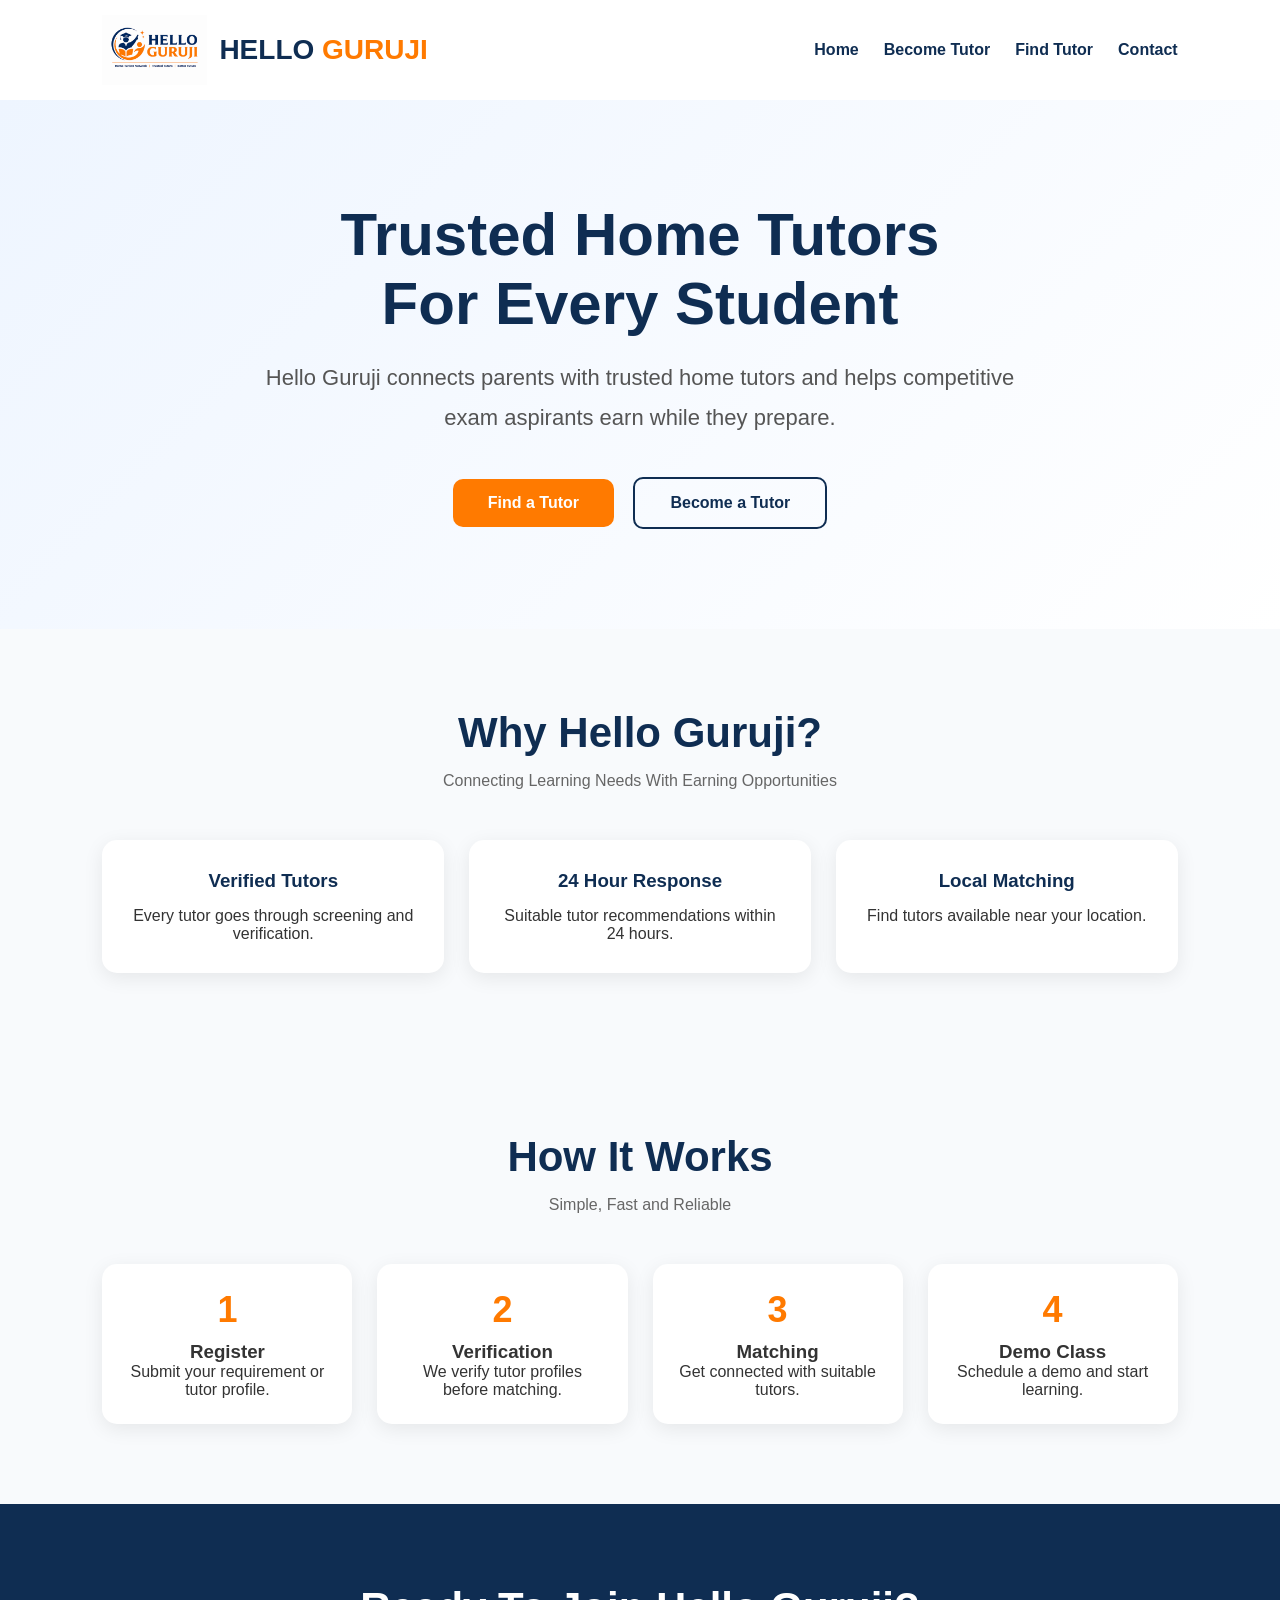
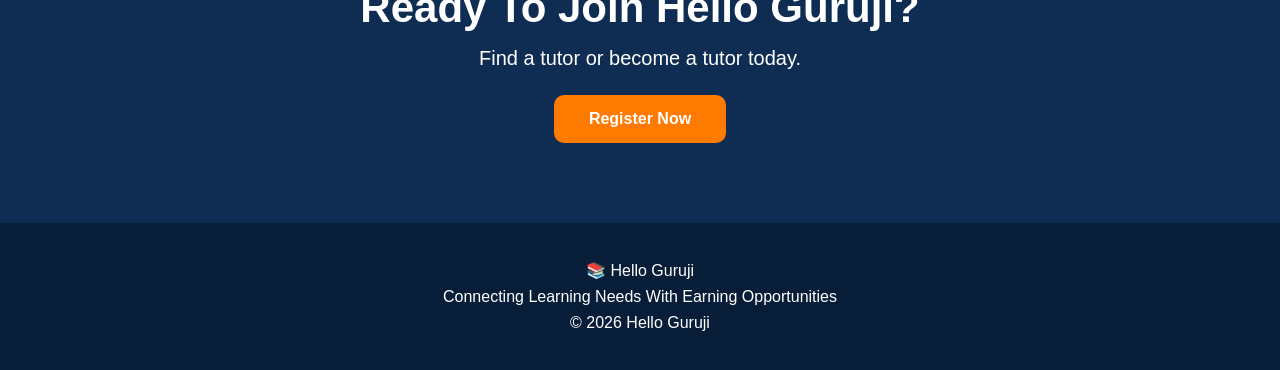
<file: index.html>
<!DOCTYPE html>
<html lang="en">
<head>
<meta charset="UTF-8">
<meta name="viewport" content="width=device-width, initial-scale=1.0">

<title>Hello Guruji | Home Tuition Network</title>

<style>

*{
margin:0;
padding:0;
box-sizing:border-box;
font-family:'Segoe UI',sans-serif;
}

body{
background:#f8fafc;
color:#333;
}

.navbar{
display:flex;
justify-content:space-between;
align-items:center;
padding:15px 8%;
background:white;
box-shadow:0 2px 15px rgba(0,0,0,.08);
}

.logo{
display:flex;
align-items:center;
gap:12px;
}

.logo img{
height:70px;
}

.logo-text{
font-size:28px;
font-weight:700;
color:#0F2D52;
}

.logo-text span{
color:#FF7A00;
}

.nav-links{
display:flex;
gap:25px;
list-style:none;
}

.nav-links a{
text-decoration:none;
color:#0F2D52;
font-weight:600;
}

.hero{
padding:100px 10%;
text-align:center;
background:linear-gradient(135deg,#eef5ff,#ffffff);
}

.hero h1{
font-size:60px;
color:#0F2D52;
margin-bottom:20px;
}

.hero p{
font-size:22px;
max-width:800px;
margin:auto;
line-height:1.8;
color:#555;
}

.buttons{
margin-top:40px;
}

.btn-primary{
background:#FF7A00;
color:white;
padding:15px 35px;
border-radius:10px;
text-decoration:none;
font-weight:bold;
margin-right:15px;
display:inline-block;
}

.btn-secondary{
border:2px solid #0F2D52;
padding:15px 35px;
border-radius:10px;
text-decoration:none;
font-weight:bold;
color:#0F2D52;
display:inline-block;
}

.section{
padding:80px 8%;
}

.section-title{
text-align:center;
font-size:42px;
color:#0F2D52;
margin-bottom:15px;
}

.section-subtitle{
text-align:center;
color:#666;
margin-bottom:50px;
}

.features{
display:grid;
grid-template-columns:repeat(auto-fit,minmax(250px,1fr));
gap:25px;
}

.card{
background:white;
padding:30px;
border-radius:15px;
box-shadow:0 5px 20px rgba(0,0,0,.08);
text-align:center;
}

.card h3{
margin-bottom:15px;
color:#0F2D52;
}

.process{
display:grid;
grid-template-columns:repeat(auto-fit,minmax(220px,1fr));
gap:25px;
}

.step{
background:white;
padding:25px;
border-radius:15px;
box-shadow:0 5px 20px rgba(0,0,0,.08);
text-align:center;
}

.step-number{
font-size:36px;
font-weight:bold;
color:#FF7A00;
margin-bottom:10px;
}

.cta{
background:#0F2D52;
color:white;
text-align:center;
padding:80px 10%;
}

.cta h2{
font-size:42px;
margin-bottom:15px;
}

.cta p{
font-size:20px;
margin-bottom:25px;
}

.cta a{
display:inline-block;
background:#FF7A00;
color:white;
padding:15px 35px;
border-radius:10px;
text-decoration:none;
font-weight:bold;
}

footer{
background:#081d37;
color:white;
text-align:center;
padding:30px;
}

footer p{
margin:8px 0;
}

@media(max-width:768px){

.hero h1{
font-size:40px;
}

.hero p{
font-size:18px;
}

.navbar{
flex-direction:column;
gap:15px;
}

.nav-links{
flex-wrap:wrap;
justify-content:center;
}

.logo-text{
font-size:22px;
}

}

</style>

</head>

<body>

<nav class="navbar">

<div class="logo">
<img src="logo.png" alt="Hello Guruji">
<div class="logo-text">
HELLO <span>GURUJI</span>
</div>
</div>

<ul class="nav-links">
<li><a href="#">Home</a></li>
<li><a href="tutor-registration.html">Become Tutor</a></li>
<li><a href="parent-registration.html">Find Tutor</a></li>
<li><a href="#">Contact</a></li>
</ul>

</nav>

<section class="hero">

<h1>
Trusted Home Tutors<br>
For Every Student
</h1>

<p>
Hello Guruji connects parents with trusted home tutors and helps competitive exam aspirants earn while they prepare.
</p>

<div class="buttons">

<a href="parent-registration.html" class="btn-primary">
Find a Tutor
</a>

<a href="tutor-registration.html" class="btn-secondary">
Become a Tutor
</a>

</div>

</section>

<section class="section">

<h2 class="section-title">
Why Hello Guruji?
</h2>

<p class="section-subtitle">
Connecting Learning Needs With Earning Opportunities
</p>

<div class="features">

<div class="card">
<h3>Verified Tutors</h3>
<p>Every tutor goes through screening and verification.</p>
</div>

<div class="card">
<h3>24 Hour Response</h3>
<p>Suitable tutor recommendations within 24 hours.</p>
</div>

<div class="card">
<h3>Local Matching</h3>
<p>Find tutors available near your location.</p>
</div>

</div>

</section>

<section class="section">

<h2 class="section-title">
How It Works
</h2>

<p class="section-subtitle">
Simple, Fast and Reliable
</p>

<div class="process">

<div class="step">
<div class="step-number">1</div>
<h3>Register</h3>
<p>Submit your requirement or tutor profile.</p>
</div>

<div class="step">
<div class="step-number">2</div>
<h3>Verification</h3>
<p>We verify tutor profiles before matching.</p>
</div>

<div class="step">
<div class="step-number">3</div>
<h3>Matching</h3>
<p>Get connected with suitable tutors.</p>
</div>

<div class="step">
<div class="step-number">4</div>
<h3>Demo Class</h3>
<p>Schedule a demo and start learning.</p>
</div>

</div>

</section>

<section class="cta">

<h2>Ready To Join Hello Guruji?</h2>

<p>
Find a tutor or become a tutor today.
</p>

<a href="tutor-registration.html">
Register Now
</a>

</section>

<footer>

<p>📚 Hello Guruji</p>
<p>Connecting Learning Needs With Earning Opportunities</p>
<p>© 2026 Hello Guruji</p>

</footer>

</body>
</html>
</file>
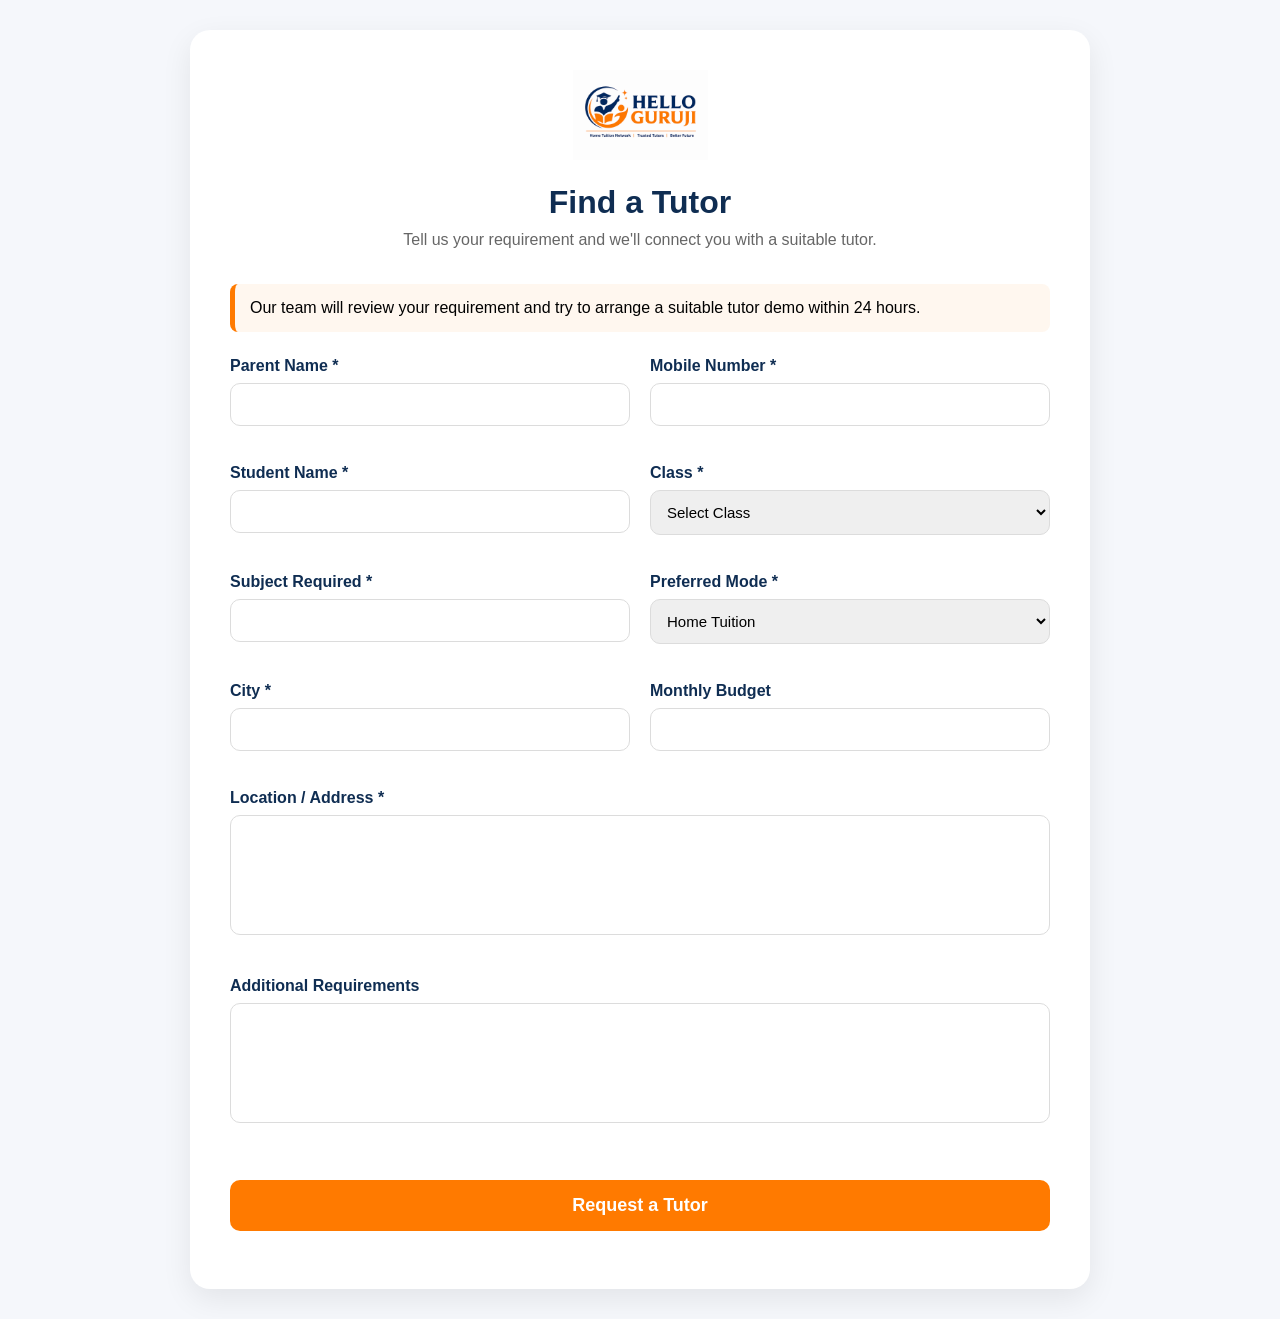
<file: parent-registration.html>
<!DOCTYPE html>
<html lang="en">
<head>
<meta charset="UTF-8">
<meta name="viewport" content="width=device-width, initial-scale=1.0">
<title>Find a Tutor | Hello Guruji</title>

<style>
*{
margin:0;
padding:0;
box-sizing:border-box;
font-family:'Segoe UI',sans-serif;
}

body{
background:#f5f7fb;
padding:30px;
}

.container{
max-width:900px;
margin:auto;
background:white;
padding:40px;
border-radius:20px;
box-shadow:0 10px 30px rgba(0,0,0,.08);
}

.logo{
text-align:center;
margin-bottom:20px;
}

.logo img{
height:90px;
}

h1{
text-align:center;
color:#0F2D52;
margin-bottom:10px;
}

.subtitle{
text-align:center;
color:#666;
margin-bottom:35px;
}

.form-grid{
display:grid;
grid-template-columns:1fr 1fr;
gap:20px;
}

.form-group{
margin-bottom:18px;
}

label{
display:block;
font-weight:600;
margin-bottom:8px;
color:#0F2D52;
}

input,
select,
textarea{
width:100%;
padding:12px;
border:1px solid #dcdcdc;
border-radius:10px;
font-size:15px;
}

textarea{
height:120px;
resize:none;
}

.full-width{
grid-column:1/3;
}

.submit-btn{
width:100%;
background:#FF7A00;
color:white;
border:none;
padding:15px;
font-size:18px;
font-weight:bold;
border-radius:10px;
cursor:pointer;
margin-top:15px;
}

.note{
background:#fff7ef;
padding:15px;
border-left:5px solid #FF7A00;
margin-bottom:25px;
border-radius:8px;
}

@media(max-width:768px){

.form-grid{
grid-template-columns:1fr;
}

.full-width{
grid-column:auto;
}

.container{
padding:25px;
}

}
</style>

</head>

<body>

<div class="container">

<div class="logo">
<img src="logo.png" alt="Hello Guruji">
</div>

<h1>Find a Tutor</h1>

<p class="subtitle">
Tell us your requirement and we'll connect you with a suitable tutor.
</p>

<div class="note">
Our team will review your requirement and try to arrange a suitable tutor demo within 24 hours.
</div>

<form id="parentForm">

<div class="form-grid">

<div class="form-group">
<label>Parent Name *</label>
<input type="text" name="parentName" required>
</div>

<div class="form-group">
<label>Mobile Number *</label>
<input type="tel" name="mobile" required>
</div>

<div class="form-group">
<label>Student Name *</label>
<input type="text" name="studentName" required>
</div>

<div class="form-group">
<label>Class *</label>
<select name="className" required>
<option value="">Select Class</option>
<option>1-5</option>
<option>6-8</option>
<option>9-10</option>
<option>11-12</option>
</select>
</div>

<div class="form-group">
<label>Subject Required *</label>
<input type="text" name="subject" required>
</div>

<div class="form-group">
<label>Preferred Mode *</label>
<select name="mode">
<option>Home Tuition</option>
<option>Online Tuition</option>
<option>Both</option>
</select>
</div>

<div class="form-group">
<label>City *</label>
<input type="text" name="city" required>
</div>

<div class="form-group">
<label>Monthly Budget</label>
<input type="text" name="budget">
</div>

<div class="form-group full-width">
<label>Location / Address *</label>
<textarea name="address" required></textarea>
</div>

<div class="form-group full-width">
<label>Additional Requirements</label>
<textarea name="requirements"></textarea>
</div>

<div class="form-group full-width">
<button type="submit" class="submit-btn">
Request a Tutor
</button>
</div>

</div>

</form>

</div>

<script>

document.getElementById("parentForm").addEventListener("submit", async function(e){

e.preventDefault();

const data = {
type:"parent",
parentName:this.parentName.value,
mobile:this.mobile.value,
studentName:this.studentName.value,
className:this.className.value,
subject:this.subject.value,
mode:this.mode.value,
city:this.city.value,
budget:this.budget.value,
address:this.address.value,
requirements:this.requirements.value
};

try{

await fetch(
"https://script.google.com/macros/s/AKfycbzY8Jfmt04VMcBjM8NdttkfdyuDkbgDpvn1LOZVOsRj2Qc-bDjqdWHlA0ek8PD8unKX8w/exec",
{
method:"POST",
mode:"no-cors",
body:JSON.stringify(data)
}
);

alert("Tutor Request Submitted Successfully!");
document.getElementById("parentForm").reset();

}
catch(error){

console.log(error);
alert("Submission Failed");

}

});

</script>

</body>
</html>
</file>
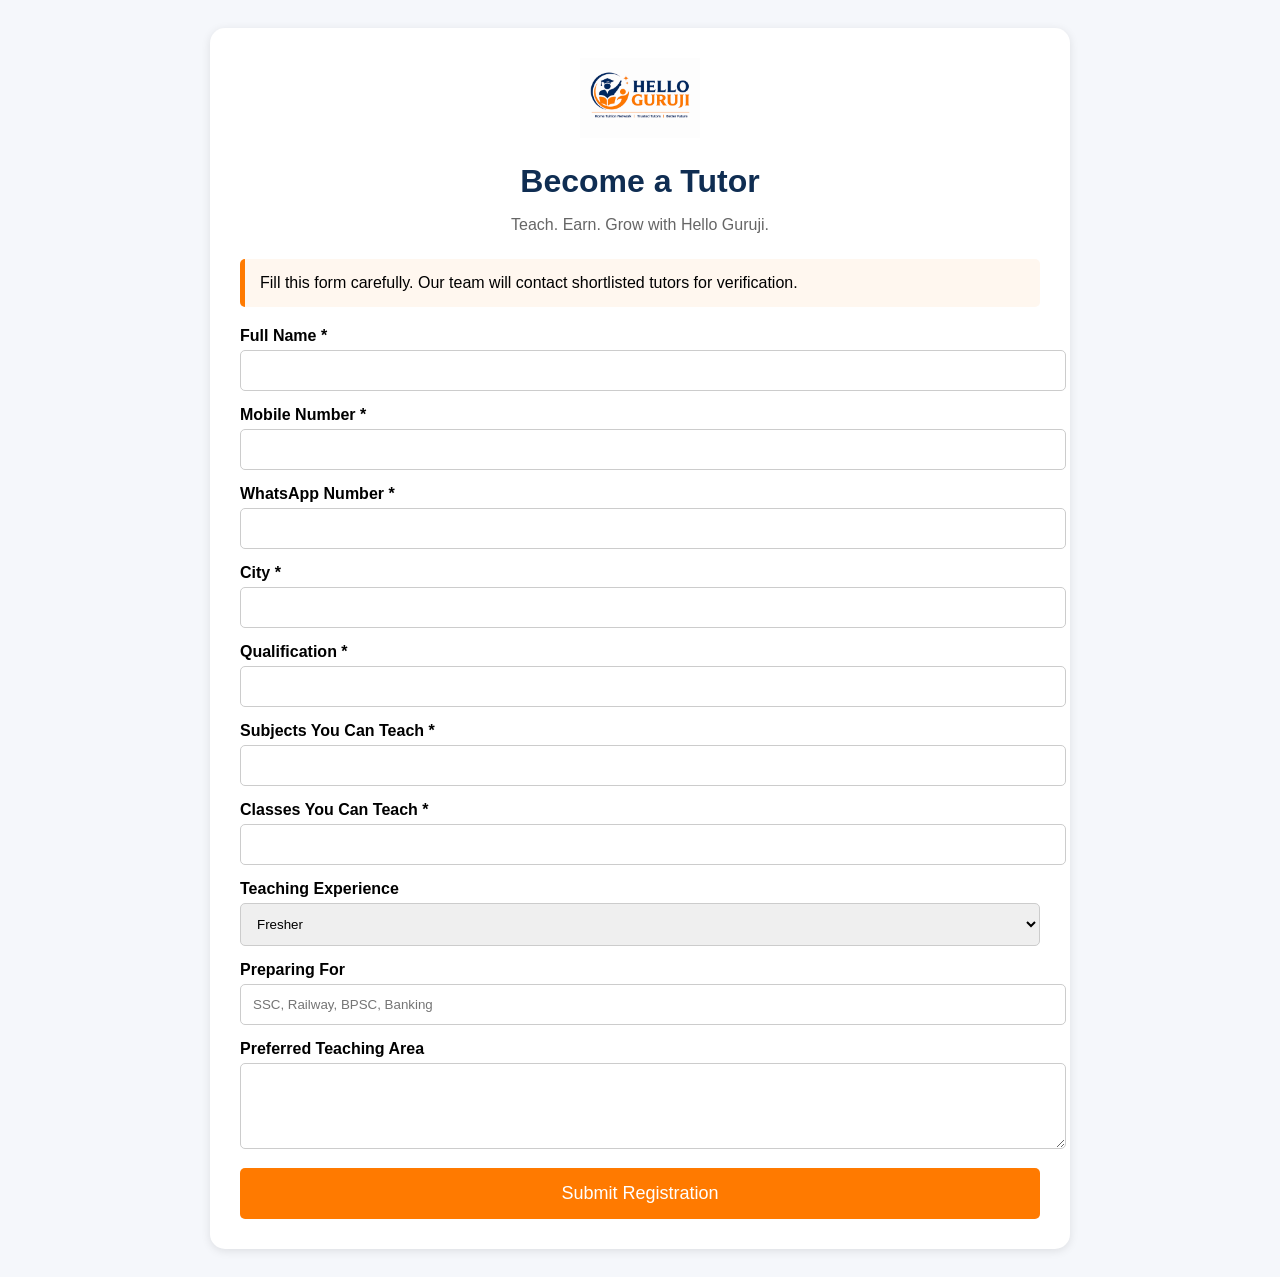
<file: tutor-registration.html>
<!DOCTYPE html>
<html>
<head>
<title>Become a Tutor | Hello Guruji</title>

<style>

body{
font-family:Arial,sans-serif;
background:#f5f7fb;
padding:20px;
}

.container{
max-width:800px;
margin:auto;
background:white;
padding:30px;
border-radius:15px;
box-shadow:0 2px 10px rgba(0,0,0,.1);
}

.logo{
text-align:center;
}

.logo img{
height:80px;
}

h1{
text-align:center;
color:#0F2D52;
margin-bottom:10px;
}

.subtitle{
text-align:center;
color:#666;
margin-bottom:25px;
}

input,select,textarea{
width:100%;
padding:12px;
margin-top:5px;
margin-bottom:15px;
border:1px solid #ccc;
border-radius:5px;
}

button{
background:#FF7A00;
color:white;
border:none;
padding:15px;
width:100%;
border-radius:5px;
font-size:18px;
cursor:pointer;
}

button:hover{
opacity:.9;
}

label{
font-weight:bold;
}

.success{
display:none;
background:#d4edda;
color:#155724;
padding:15px;
border-radius:5px;
margin-bottom:15px;
}

.note{
background:#fff7ef;
padding:15px;
border-left:5px solid #FF7A00;
margin-bottom:20px;
border-radius:5px;
}

</style>

</head>

<body>

<div class="container">

<div class="logo">
<img src="logo.png" alt="Hello Guruji">
</div>

<h1>Become a Tutor</h1>

<p class="subtitle">
Teach. Earn. Grow with Hello Guruji.
</p>

<div class="note">
Fill this form carefully. Our team will contact shortlisted tutors for verification.
</div>

<div class="success" id="successMsg">
Registration Submitted Successfully!
</div>

<form id="tutorForm">

<label>Full Name *</label>
<input type="text" name="name" required>

<label>Mobile Number *</label>
<input type="tel" name="mobile" required>

<label>WhatsApp Number *</label>
<input type="tel" name="whatsapp" required>

<label>City *</label>
<input type="text" name="city" required>

<label>Qualification *</label>
<input type="text" name="qualification">

<label>Subjects You Can Teach *</label>
<input type="text" name="subjects">

<label>Classes You Can Teach *</label>
<input type="text" name="classes">

<label>Teaching Experience</label>
<select name="experience">
<option>Fresher</option>
<option>1 Year</option>
<option>2+ Years</option>
<option>5+ Years</option>
</select>

<label>Preparing For</label>
<input type="text" name="exam" placeholder="SSC, Railway, BPSC, Banking">

<label>Preferred Teaching Area</label>
<textarea rows="4" name="area"></textarea>

<button type="submit">
Submit Registration
</button>

</form>

</div>

<script>

document.getElementById("tutorForm").addEventListener("submit", async function(e){

e.preventDefault();

const data = {
type:"tutor",
name:this.name.value,
mobile:this.mobile.value,
whatsapp:this.whatsapp.value,
city:this.city.value,
qualification:this.qualification.value,
subjects:this.subjects.value,
classes:this.classes.value,
experience:this.experience.value,
exam:this.exam.value,
area:this.area.value
};

try{

await fetch(
"https://script.google.com/macros/s/AKfycbzY8Jfmt04VMcBjM8NdttkfdyuDkbgDpvn1LOZVOsRj2Qc-bDjqdWHlA0ek8PD8unKX8w/exec",
{
method:"POST",
body:JSON.stringify(data)
}
);

document.getElementById("successMsg").style.display="block";

document.getElementById("tutorForm").reset();

window.scrollTo(0,0);

}
catch(error){

alert("Submission Failed. Please try again.");

}

});

</script>

</body>
</html>
</file>
